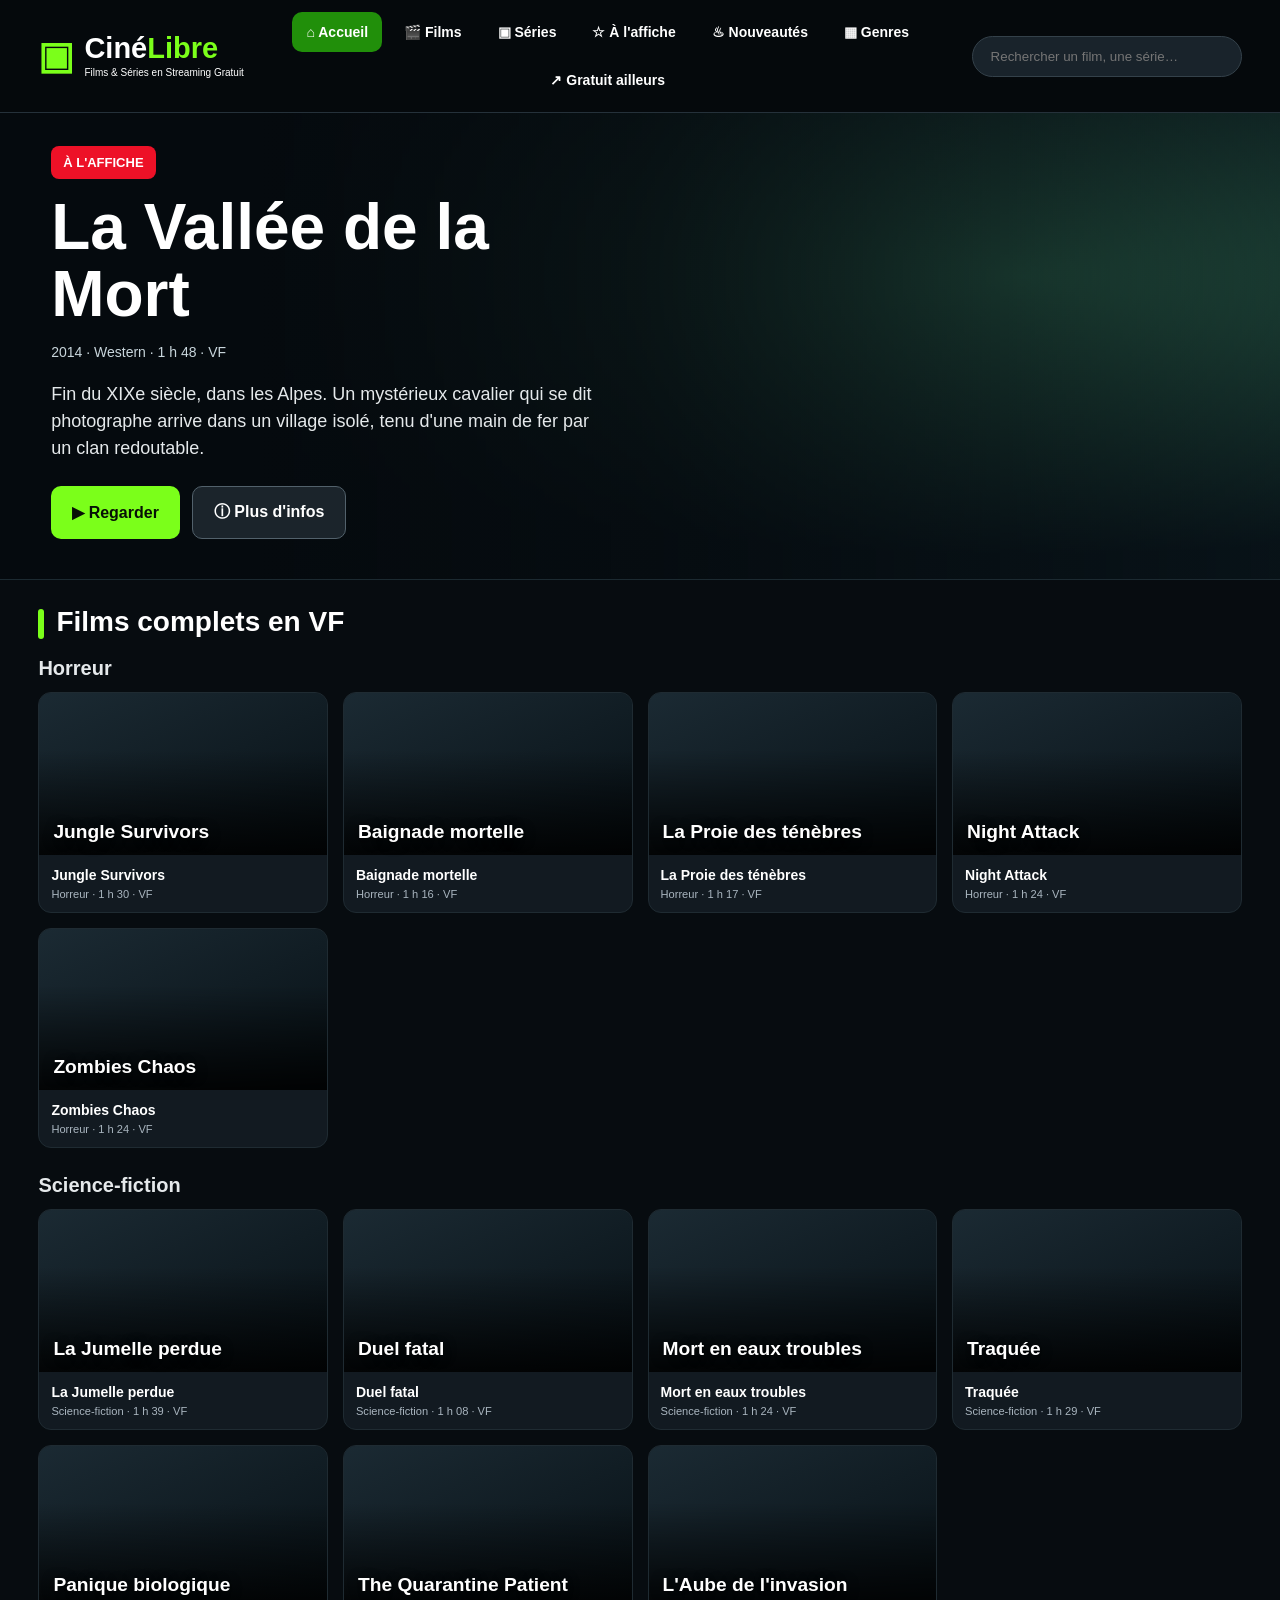
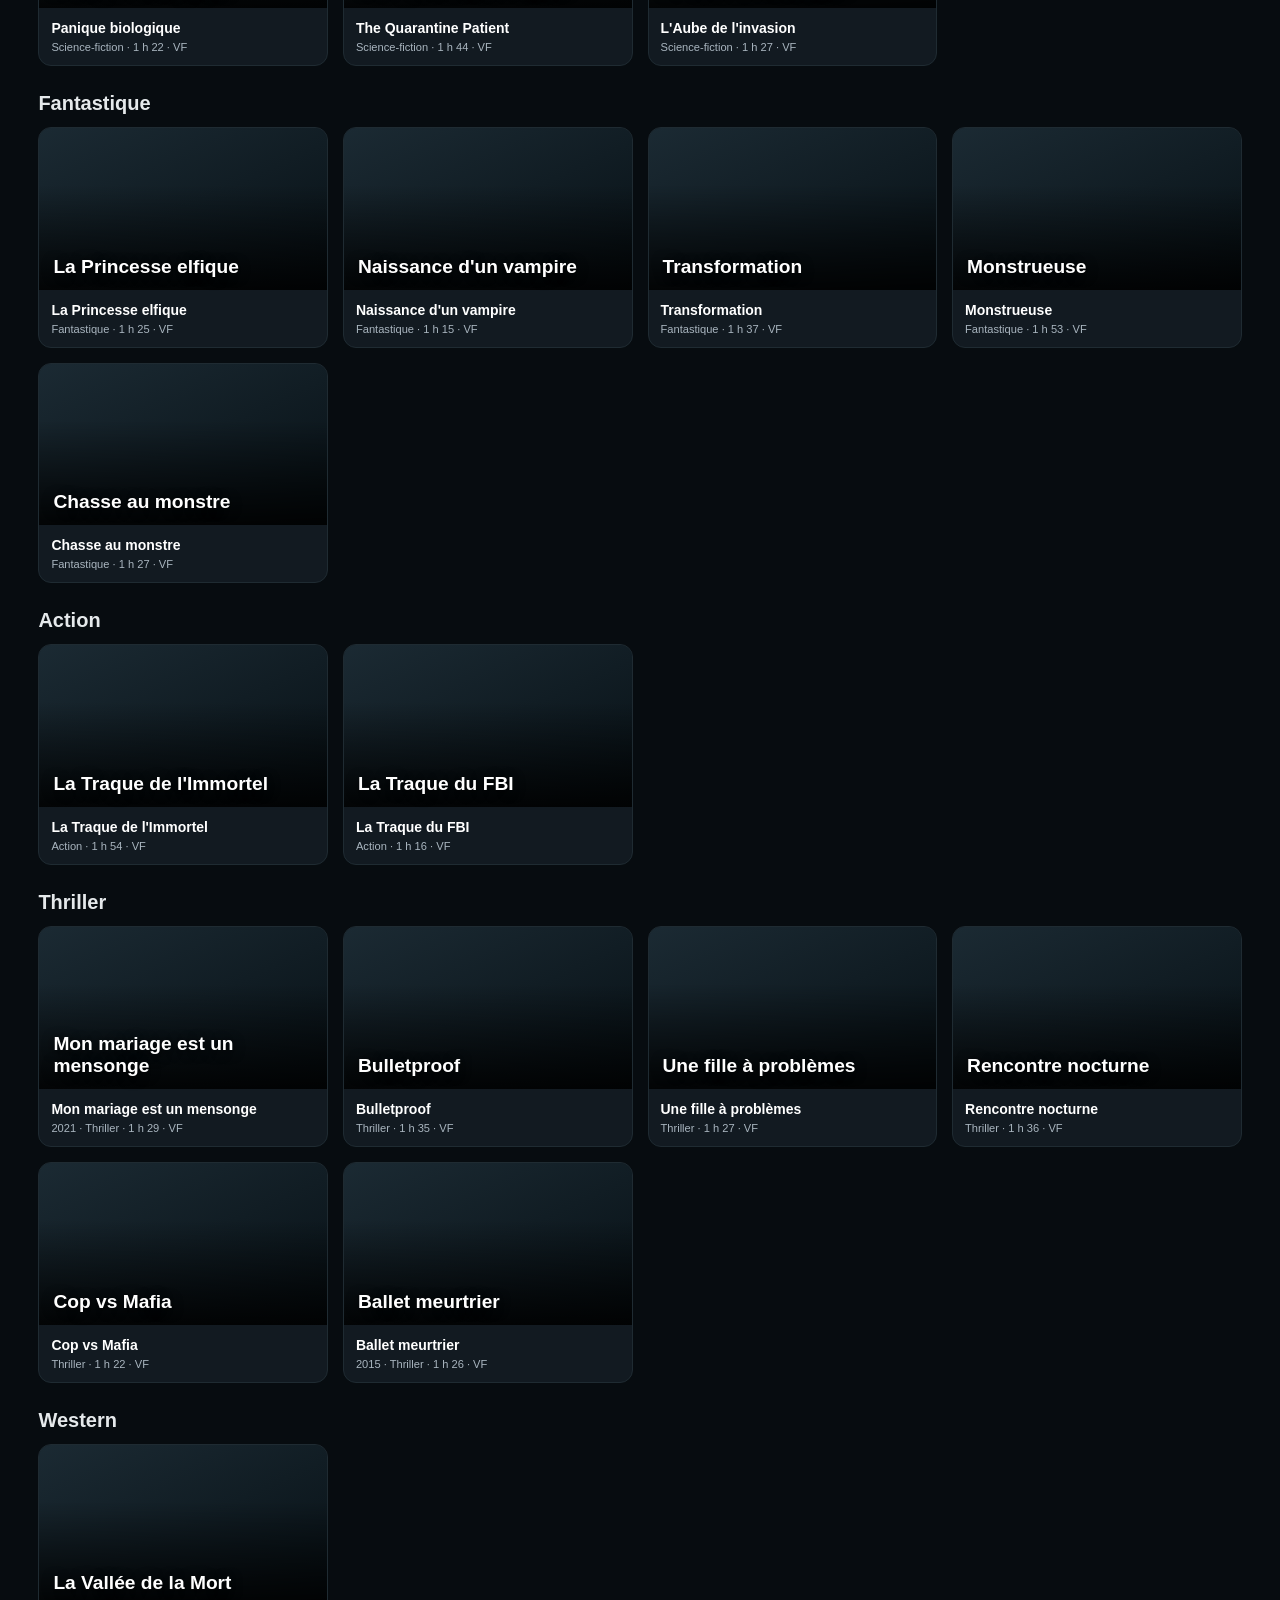
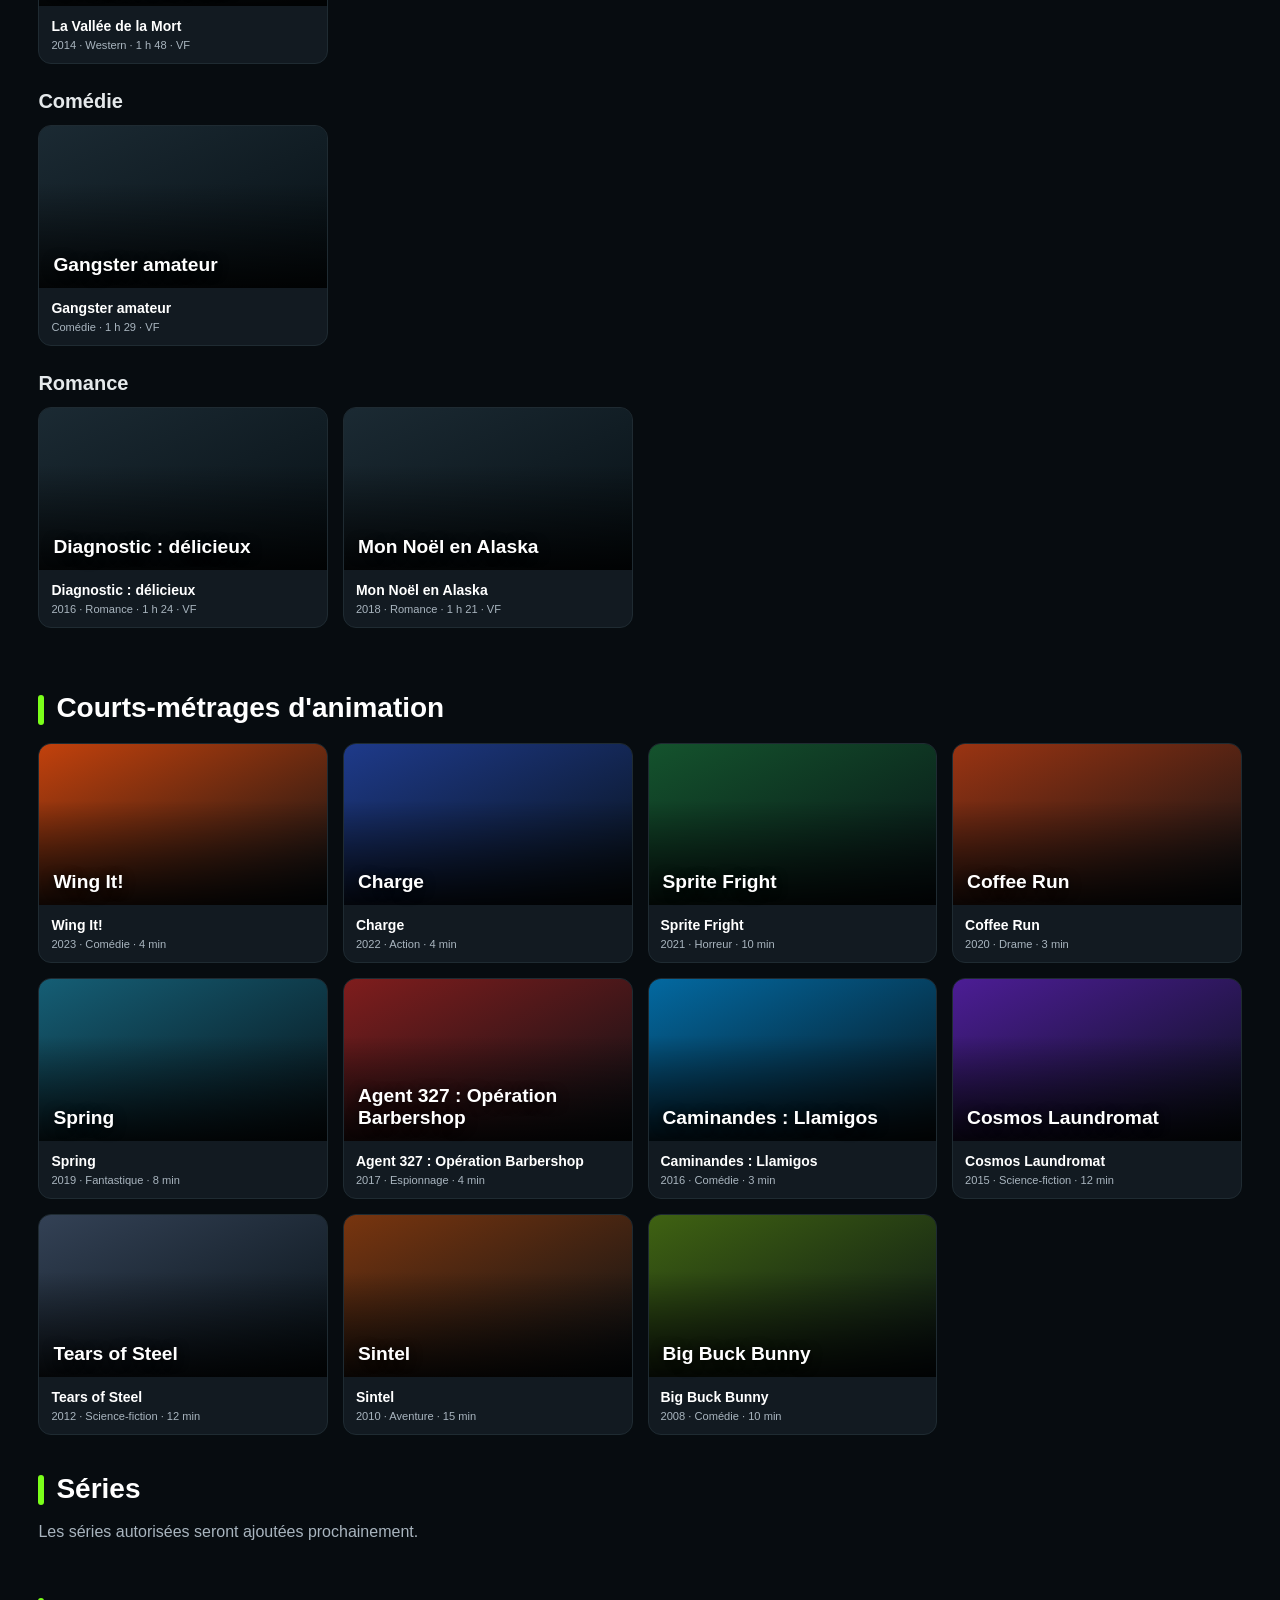
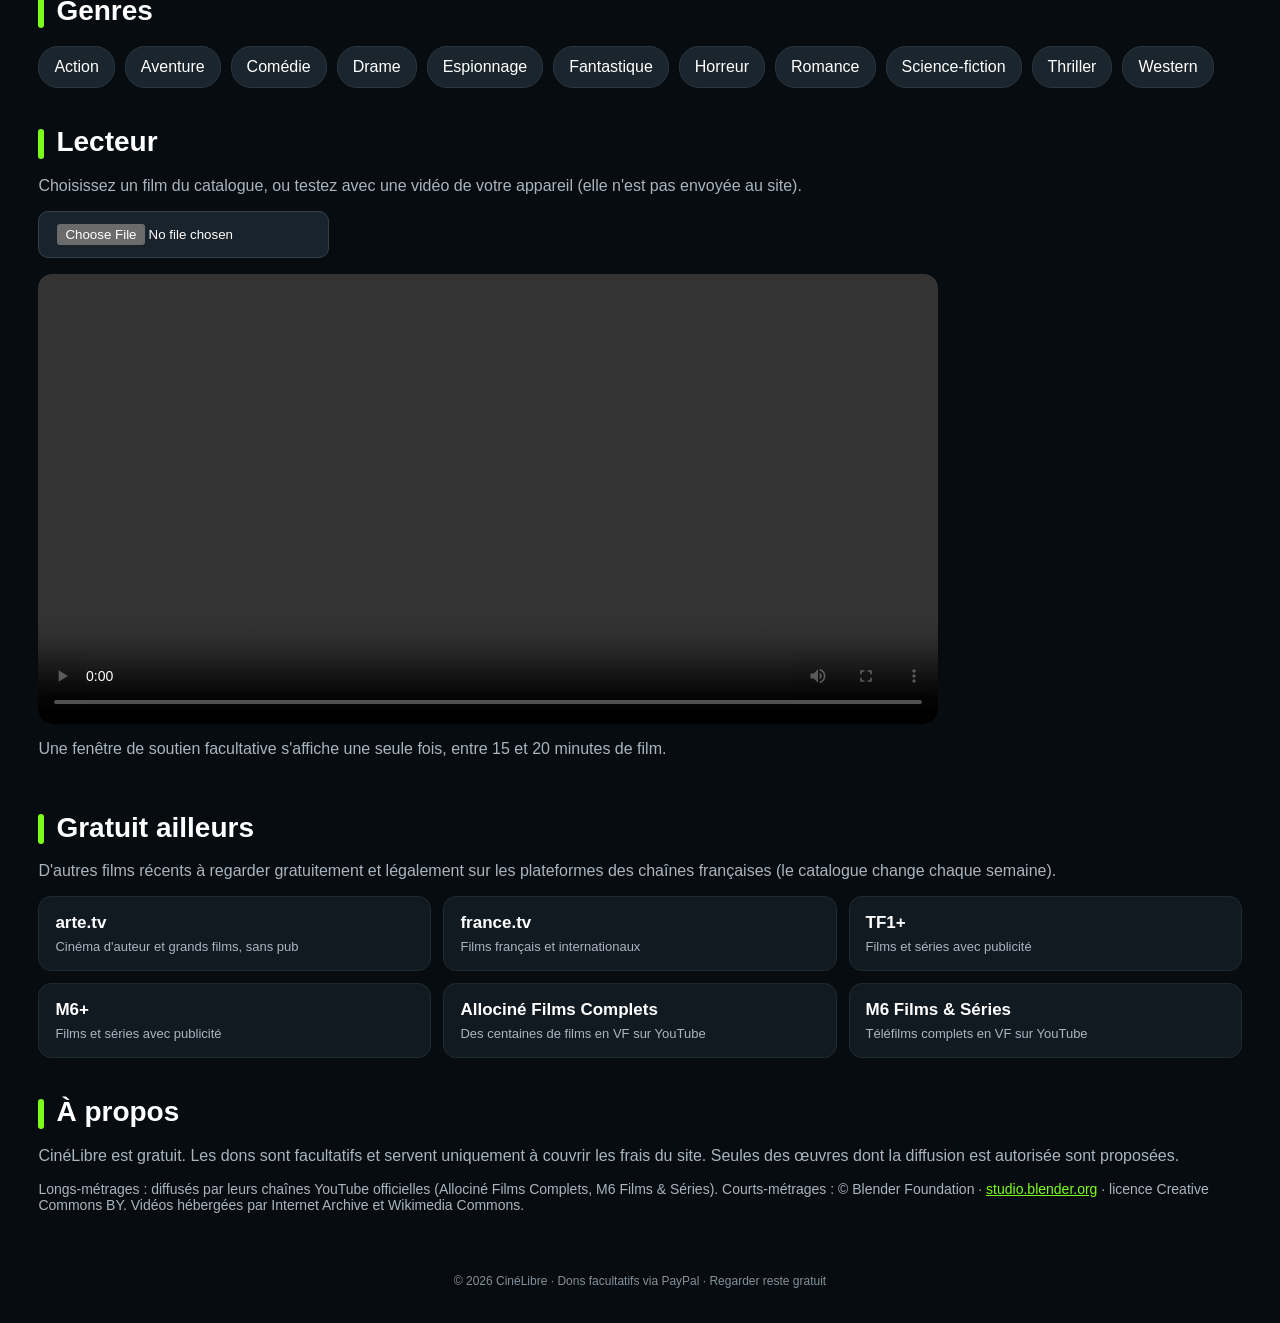
<file: index.html>
<!doctype html>
<html lang="fr">
<head>
<meta charset="utf-8">
<meta name="viewport" content="width=device-width,initial-scale=1">
<title>CinéLibre — Films et séries en streaming gratuit et légal, en VF</title>
<meta name="description" content="Regardez gratuitement des films complets en VF : action, thriller, horreur, science-fiction, romance, animation. Streaming 100 % légal, sans inscription, depuis les chaînes officielles.">
  <link rel="canonical" href="https://cinelibre-films.github.io/">
  <meta name="robots" content="index, follow">
  <meta property="og:type" content="website">
  <meta property="og:site_name" content="CinéLibre">
  <meta property="og:title" content="CinéLibre — Films complets gratuits et légaux en VF">
  <meta property="og:description" content="Des films complets en VF à regarder gratuitement et légalement, sans inscription.">
  <meta property="og:url" content="https://cinelibre-films.github.io/">
  <meta property="og:locale" content="fr_FR">
  <link rel="stylesheet" href="style.css?v=6">
</head>
<body>
<header class="topbar">
  <a class="brand" href="#accueil"><span class="clap">▣</span><span>Ciné<span class="green">Libre</span><small>Films & Séries en Streaming Gratuit</small></span></a>
  <nav aria-label="Navigation">
    <a class="active" href="#accueil">⌂ Accueil</a>
    <a href="#films">🎬 Films</a>
    <a href="#series">▣ Séries</a>
    <a href="#affiche">☆ À l'affiche</a>
    <a href="#nouveautes">♨ Nouveautés</a>
    <a href="#genres">▦ Genres</a>
    <a href="#ailleurs">↗ Gratuit ailleurs</a>
  </nav>
  <input id="search" type="search" placeholder="Rechercher un film, une série…" aria-label="Rechercher">
</header>

<main id="accueil">
  <section class="hero" id="affiche">
    <div class="hero-inner">
      <span class="tag">À L'AFFICHE</span>
      <h1 id="heroTitle">Découvrez CinéLibre</h1>
      <p class="genre" id="heroMeta">Animation · Comédie · Aventure</p>
      <p id="heroText">Des films d'animation récents, à regarder gratuitement et légalement.</p>
      <div class="actions"><button class="btn" id="heroPlay" type="button">▶ Regarder</button><button class="btn secondary" id="heroInfo" type="button">ⓘ Plus d'infos</button></div>
    </div>
  </section>

  <section id="nouveautes"><h2>Films complets en VF</h2><div class="cards" id="newCards"></div></section>
  <section id="films"><h2>Courts-métrages d'animation</h2><div class="cards" id="popularCards"></div></section>
  <section id="series"><h2>Séries</h2><p class="muted">Les séries autorisées seront ajoutées prochainement.</p></section>
  <section id="genres"><h2>Genres</h2><div class="chips" id="genreChips"></div></section>

  <section id="lecteur">
    <h2>Lecteur</h2>
    <p class="muted" id="nowPlaying">Choisissez un film du catalogue, ou testez avec une vidéo de votre appareil (elle n'est pas envoyée au site).</p>
    <input id="localVideoFile" type="file" accept="video/*" aria-label="Choisir une vidéo locale">
    <div id="ytWrap" hidden><div id="ytPlayer"></div></div>
    <video id="licensedVideo" controls playsinline preload="metadata"></video>
    <p id="videoStatus" class="muted" role="status">Une fenêtre de soutien facultative s'affiche une seule fois, entre 15 et 20 minutes de film.</p>
  </section>

  <section id="ailleurs">
    <h2>Gratuit ailleurs</h2>
    <p class="muted">D'autres films récents à regarder gratuitement et légalement sur les plateformes des chaînes françaises (le catalogue change chaque semaine).</p>
    <div class="platforms">
      <a class="platform" href="https://www.arte.tv/fr/videos/cinema/" target="_blank" rel="noopener"><strong>arte.tv</strong><span>Cinéma d'auteur et grands films, sans pub</span></a>
      <a class="platform" href="https://www.france.tv/films/" target="_blank" rel="noopener"><strong>france.tv</strong><span>Films français et internationaux</span></a>
      <a class="platform" href="https://www.tf1.fr/" target="_blank" rel="noopener"><strong>TF1+</strong><span>Films et séries avec publicité</span></a>
      <a class="platform" href="https://www.m6.fr/" target="_blank" rel="noopener"><strong>M6+</strong><span>Films et séries avec publicité</span></a>
      <a class="platform" href="https://www.youtube.com/@Films_Complets" target="_blank" rel="noopener"><strong>Allociné Films Complets</strong><span>Des centaines de films en VF sur YouTube</span></a>
      <a class="platform" href="https://www.youtube.com/@M6Films_Series" target="_blank" rel="noopener"><strong>M6 Films &amp; Séries</strong><span>Téléfilms complets en VF sur YouTube</span></a>
    </div>
  </section>

  <section id="apropos">
    <h2>À propos</h2>
    <p class="muted">CinéLibre est gratuit. Les dons sont facultatifs et servent uniquement à couvrir les frais du site. Seules des œuvres dont la diffusion est autorisée sont proposées.</p>
    <p class="muted small">Longs-métrages : diffusés par leurs chaînes YouTube officielles (Allociné Films Complets, M6 Films &amp; Séries). Courts-métrages : © Blender Foundation · <a href="https://studio.blender.org/films/" target="_blank" rel="noopener">studio.blender.org</a> · licence Creative Commons BY. Vidéos hébergées par Internet Archive et Wikimedia Commons.</p>
  </section>
</main>

<dialog id="detail" aria-labelledby="detailTitle">
  <button class="close" id="close" aria-label="Fermer">×</button>
  <div id="detailContent"></div>
</dialog>

<!-- Fenêtre de soutien : uniquement à la fin d'un film, toujours fermable, dons facultatifs. -->
<dialog id="supportDialog" aria-labelledby="supportTitle">
  <div class="support-box">
    <button class="close" id="closeSupport" aria-label="Fermer">×</button>
    <h2 id="supportTitle">❤️ Aidez CinéLibre à rester gratuit</h2>
    <p>Un don facultatif aide à financer les frais du site. Vous pouvez continuer à regarder sans payer.</p>

    <div id="goalBox">
      <p class="goal"><strong id="donationTotal">—</strong> récoltés sur <strong id="donationGoal">160 €</strong></p>
      <progress id="donationProgress" max="160" value="0"></progress>
      <p id="goalMessage" class="small">Objectif de la semaine, remis à zéro chaque lundi.</p>
    </div>

    <div class="support-actions">
      <button id="donateButton" class="btn" type="button">Faire un don volontaire</button>
      <button id="vipButton" class="btn secondary" type="button">🔑 J'ai un code VIP</button>
    </div>
    <p id="staticMessage" class="small" role="status"></p>

    <div id="donateArea" hidden>
      <p class="small">Choisissez un montant :</p>
      <div class="amounts" role="group" aria-label="Montant du don">
        <button type="button" class="amount" data-amount="2">2 €</button>
        <button type="button" class="amount active" data-amount="5">5 €</button>
        <button type="button" class="amount" data-amount="10">10 €</button>
        <button type="button" class="amount" data-amount="20">20 €</button>
      </div>
      <label class="small" for="customAmount">Autre montant (€)</label>
      <input id="customAmount" class="field" inputmode="decimal" placeholder="ex. 7,50" autocomplete="off">
      <p id="vipHint" class="small muted"></p>
      <div id="paypalButtons"></div>
      <p id="donateMessage" class="small" role="status"></p>
    </div>

    <div id="thanksArea" hidden>
      <p class="thanks">Merci beaucoup pour votre don ! 🎉</p>
      <div id="vipGift" hidden>
        <p class="small">Voici votre code VIP. Il est déjà activé sur cet appareil ; notez-le pour l'utiliser ailleurs :</p>
        <p class="vip-code"><code id="vipGiftCode"></code> <button type="button" id="copyVip" class="btn secondary small-btn">Copier</button></p>
        <p class="small muted" id="vipGiftExpiry"></p>
      </div>
    </div>

    <div id="vipArea" hidden>
      <label for="vipCode">Votre code VIP</label>
      <input id="vipCode" class="field" autocomplete="off" placeholder="CINE-XXXX-XXXX-XXXX">
      <button id="applyVip" class="btn" type="button">Valider</button>
      <p id="vipMessage" class="small" role="status"></p>
    </div>

    <button id="continueFree" class="btn secondary" type="button">Continuer gratuitement</button>
  </div>
</dialog>

<footer>
  <p id="vipBadge" hidden></p>
  © 2026 CinéLibre · Dons facultatifs via PayPal · Regarder reste gratuit
</footer>
<script src="script.js?v=9"></script>
</body>
</html>
</file>
<file: style.css>
[hidden]{display:none!important}:root{color-scheme:dark;--bg:#070c10;--green:#7bff1a;--panel:#121a21;--muted:#a9b5bf}*{box-sizing:border-box}html{scroll-behavior:smooth}body{margin:0;background:var(--bg);color:#fff;font-family:Inter,Arial,sans-serif}.topbar{display:flex;align-items:center;gap:28px;padding:12px 3%;background:#05090c;position:sticky;top:0;z-index:10;border-bottom:1px solid #25313a}.brand{display:flex;align-items:center;gap:10px;text-decoration:none;color:#fff;font-size:29px;font-weight:900;white-space:nowrap;line-height:1}.brand small{display:block;font-size:10px;font-weight:400;margin-top:5px}.clap{font-size:38px;color:var(--green)}.green{color:var(--green)}nav{display:flex;gap:8px;flex:1;justify-content:center;flex-wrap:wrap}nav a{color:white;text-decoration:none;padding:12px 14px;border-radius:10px;font-size:14px;font-weight:650}nav a:hover,nav a.active{background:#218f0a}input{background:#19232b;border:1px solid #34414a;border-radius:25px;padding:12px 18px;color:white;width:270px;max-width:100%}.hero{min-height:390px;display:flex;align-items:center;background:linear-gradient(90deg,#050a0e 15%,rgba(5,10,14,.86) 52%,rgba(20,65,47,.32)),radial-gradient(ellipse at 80% 35%,#275a46,#09151b 65%);border-bottom:1px solid #1c2a31}.hero-inner{max-width:650px;padding:40px 4%}.tag{background:#ed1127;border-radius:8px;padding:9px 12px;font-weight:800;font-size:13px}h1{font-size:clamp(40px,5vw,70px);line-height:1.05;margin:23px 0 10px}.hero p{font-size:18px;line-height:1.5;color:#e5e9eb}.genre{font-size:14px!important;color:#c9d6dc!important}.actions{display:flex;gap:12px;flex-wrap:wrap;margin-top:24px}.btn{display:inline-block;background:var(--green);color:#071006;text-decoration:none;font:inherit;font-weight:800;padding:15px 21px;border-radius:10px;border:0;cursor:pointer}.btn:focus-visible,.movie:focus-visible,.chip:focus-visible,.amount:focus-visible{outline:3px solid var(--green);outline-offset:2px}.btn.secondary{background:#1b242b;color:white;border:1px solid #52616b}section:not(.hero){padding:26px 3% 12px;scroll-margin-top:95px}h2{font-size:28px;margin:0 0 18px}h2:before{content:"";display:inline-block;width:6px;height:30px;background:var(--green);vertical-align:middle;border-radius:3px;margin-right:12px}.cards{display:grid;grid-template-columns:repeat(6,minmax(0,1fr));gap:15px}.movie{cursor:pointer;background:var(--panel);border:1px solid #1f2b32;border-radius:13px;overflow:hidden;text-align:left;color:white;padding:0;transition:transform .15s,border-color .15s}.movie:hover{transform:translateY(-4px);border-color:var(--green)}.poster{aspect-ratio:2/3;display:flex;align-items:flex-end;justify-content:center;text-align:center;padding:15px;background:linear-gradient(155deg,var(--tone),#071015);font-weight:900;font-size:clamp(16px,2vw,27px);text-shadow:0 2px 12px #000}.movie-info{padding:12px}.movie-info strong{display:block;font-size:14px}.movie-info small{display:block;color:var(--muted);margin-top:5px}.chips{display:flex;gap:10px;flex-wrap:wrap}.chip{background:#1a252d;color:#fff;border:1px solid #2a3740;font:inherit;padding:11px 15px;border-radius:20px;cursor:pointer}.chip:hover{border-color:var(--green)}.muted{color:var(--muted)}dialog{border:1px solid #52616b;border-radius:18px;background:#101b22;color:white;width:min(500px,92vw);padding:30px}dialog::backdrop{background:#000b}.close{float:right;border:0;background:transparent;color:white;font-size:30px;cursor:pointer}footer{text-align:center;padding:35px;color:#83929c;font-size:12px}@media(max-width:1100px){.topbar{flex-wrap:wrap}nav{order:3;width:100%}.cards{grid-template-columns:repeat(4,minmax(0,1fr))}}@media(max-width:650px){.brand{font-size:23px}.topbar{gap:12px}input{flex:1;min-width:120px}nav{justify-content:flex-start;overflow:auto;flex-wrap:nowrap}nav a{white-space:nowrap;padding:10px}.cards{grid-template-columns:repeat(2,minmax(0,1fr))}.hero{min-height:340px}.hero p{font-size:15px}h2{font-size:22px}}
#supportDialog{border:0;border-radius:22px;background:#141923;color:#fff;max-width:520px;width:calc(100% - 32px);padding:0;box-shadow:0 25px 90px #000b}#supportDialog::backdrop{background:#000b}.support-box{padding:32px;text-align:center;position:relative}.support-box h2{color:#fff;padding:0 24px}.support-box h2:before{display:none}.support-box .close{position:absolute;right:12px;top:10px}.support-box progress{width:100%;height:17px;accent-color:#73f315}.support-box .goal{font-size:19px}.support-actions{display:flex;gap:10px;justify-content:center;flex-wrap:wrap;margin:18px 0}#continueFree{margin-top:14px}#vipArea,#donateArea,#thanksArea{margin:15px 0}
.small{font-size:14px}.field{display:block;width:100%;margin:8px 0 12px;border-radius:10px;padding:12px 14px;background:#0d141a;color:#fff;border:1px solid #52616b;font:inherit;text-align:center;letter-spacing:.04em}.field::placeholder{color:#7d8a93}.field:focus{outline:2px solid var(--green);border-color:transparent}
.amounts{display:flex;gap:8px;justify-content:center;flex-wrap:wrap;margin:8px 0 14px}.amount{min-width:64px;padding:11px 14px;border-radius:10px;border:1px solid #52616b;background:#1b242b;color:#fff;font:inherit;font-weight:800;cursor:pointer}.amount.active{background:var(--green);color:#071006;border-color:var(--green)}
#paypalButtons{margin-top:12px;min-height:10px}.thanks{font-size:20px;font-weight:800}.vip-code{display:flex;gap:10px;align-items:center;justify-content:center;flex-wrap:wrap}.vip-code code{font-size:20px;background:#0d141a;border:1px dashed var(--green);padding:10px 14px;border-radius:10px;letter-spacing:.06em}.small-btn{padding:9px 14px}
#localVideoFile{width:auto;border-radius:10px}#licensedVideo{display:block;width:min(900px,100%);max-height:520px;margin-top:16px;background:#000;border-radius:14px}.empty{grid-column:1/-1}#vipBadge{color:var(--green);font-size:14px;margin:0 0 10px}footer p{margin:0}
.hero{background:linear-gradient(90deg,#050a0e 20%,rgba(5,10,14,.82) 50%,rgba(5,10,14,.25)),var(--hero-img,none) right center/cover no-repeat,radial-gradient(ellipse at 80% 35%,#275a46,#09151b 65%)}
.cards{grid-template-columns:repeat(4,minmax(0,1fr))}
.poster{position:relative;aspect-ratio:16/9;align-items:flex-end;justify-content:flex-start;text-align:left;padding:12px 14px;background:linear-gradient(180deg,transparent 35%,rgba(0,0,0,.85)),var(--img,none) center/cover no-repeat,linear-gradient(155deg,var(--tone),#071015);font-size:clamp(15px,1.5vw,20px)}
.play-badge{position:absolute;top:50%;left:50%;transform:translate(-50%,-50%) scale(.8);width:52px;height:52px;border-radius:50%;background:rgba(123,255,26,.92);color:#071006;display:grid;place-items:center;font-size:20px;opacity:0;transition:opacity .15s,transform .15s;text-shadow:none}
.movie:hover .play-badge,.movie:focus-visible .play-badge{opacity:1;transform:translate(-50%,-50%) scale(1)}
.warn{color:#fbbf24}.credit{margin-top:14px}#apropos a{color:var(--green)}
@media(max-width:1100px){.cards{grid-template-columns:repeat(3,minmax(0,1fr))}}
@media(max-width:650px){.cards{grid-template-columns:repeat(2,minmax(0,1fr))}.hero{background:linear-gradient(0deg,#050a0e 25%,rgba(5,10,14,.7)),var(--hero-img,none) center/cover no-repeat,#09151b}}
#ytWrap{width:min(900px,100%);aspect-ratio:16/9;margin-top:16px;border-radius:14px;overflow:hidden;background:#000}#ytWrap iframe{width:100%;height:100%;border:0;display:block}
.platforms{display:grid;grid-template-columns:repeat(3,minmax(0,1fr));gap:12px}.platform{display:block;background:var(--panel);border:1px solid #1f2b32;border-radius:13px;padding:16px;color:#fff;text-decoration:none;transition:border-color .15s}.platform:hover{border-color:var(--green)}.platform strong{display:block;font-size:17px}.platform span{display:block;color:var(--muted);font-size:13px;margin-top:6px}
@media(max-width:650px){.platforms{grid-template-columns:1fr}}
.genre-row{margin-bottom:26px}.genre-row h3{font-size:20px;margin:0 0 12px;color:#e5e9eb}
.paypal-me{width:100%;margin-top:4px}
</file>
